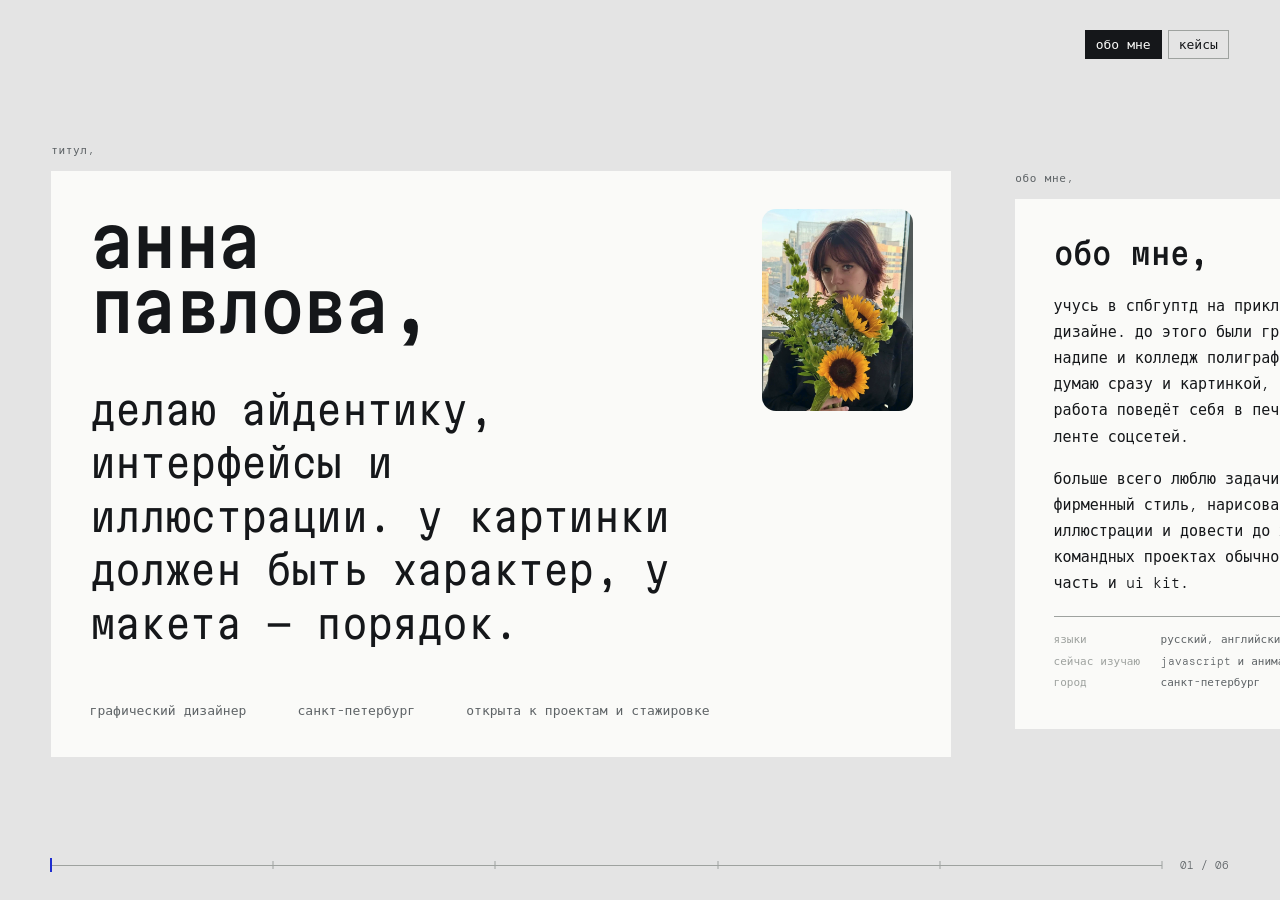
<file: index.html>
<!DOCTYPE html>
<html lang="ru">
<head>
<meta charset="utf-8">
<meta name="viewport" content="width=device-width, initial-scale=1">
<title>анна павлова — графический дизайнер</title>
<meta name="description" content="портфолио анны павловой: кто я, что умею и где училась">
<link rel="preconnect" href="https://fonts.googleapis.com">
<link rel="preconnect" href="https://fonts.gstatic.com" crossorigin>
<link href="https://fonts.googleapis.com/css2?family=DM+Mono:wght@300;400;500&family=Martian+Mono:wdth,wght@75..112.5,300..700&display=swap" rel="stylesheet">
<link rel="stylesheet" href="styles.css">
<script src="script.js" defer></script>
</head>
<body>

<a class="skip" href="#contact">к контактам</a>

<div class="mark" id="mark" aria-hidden="true">анна павлова,</div>

<nav class="pages" aria-label="страницы сайта">
  <a class="chip" href="index.html" aria-current="page">обо мне</a>
  <a class="chip" href="works.html">кейсы</a>
</nav>

<main class="stage" id="stage" tabindex="0" aria-label="обо мне: на широком экране листается по горизонтали">
<div class="track" id="track">

  <section class="panel intro" data-tag="титул">
    <div class="tag">титул,</div>
    <div class="board">
      <span class="hnd tl"></span><span class="hnd tr"></span><span class="hnd bl"></span><span class="hnd br"></span>
      <img class="portrait" src="images/anna.webp" width="561" height="749" alt="анна павлова с букетом подсолнухов">
      <h1 class="name">анна<br>павлова,</h1>
      <p class="claim">делаю айдентику, интерфейсы и иллюстрации. у картинки должен быть характер, у макета — порядок.</p>
      <div class="facts">
        <span>графический дизайнер</span>
        <span>санкт-петербург</span>
        <span>открыта к проектам и стажировке</span>
      </div>
    </div>
  </section>

  <section class="panel essay" id="about" data-tag="обо мне">
    <div class="tag">обо мне,</div>
    <div class="board">
      <span class="hnd tl"></span><span class="hnd tr"></span><span class="hnd bl"></span><span class="hnd br"></span>
      <h2 class="head">обо мне,</h2>
      <p>учусь в спбгуптд на прикладной информатике в дизайне. до этого были графический дизайн в надипе и колледж полиграфии в алматы, поэтому думаю сразу и картинкой, и макетом: как работа поведёт себя в печати, на экране и в ленте соцсетей.</p>
      <p>больше всего люблю задачи на стыке: собрать фирменный стиль, нарисовать к нему иллюстрации и довести до живого интерфейса. в командных проектах обычно беру визуальную часть и ui kit.</p>
      <dl class="meta">
        <dt>языки</dt><dd>русский, английский b2</dd>
        <dt>сейчас изучаю</dt><dd>javascript и анимацию интерфейсов</dd>
        <dt>город</dt><dd>санкт-петербург</dd>
      </dl>
    </div>
  </section>

  <section class="panel essay skills-panel" id="skills" data-tag="навыки">
    <div class="tag">навыки,</div>
    <div class="board">
      <span class="hnd tl"></span><span class="hnd tr"></span><span class="hnd bl"></span><span class="hnd br"></span>
      <h2 class="head">навыки,</h2>
      <div class="groups">
        <div>
          <h3 class="label">делаю</h3>
          <ul class="chips">
            <li>иллюстрации</li><li>открытки</li><li>логотипы</li><li>листовки</li><li>баннеры</li>
            <li>плакаты</li><li>вёрстка</li><li>визитки</li><li>посты</li>
          </ul>
        </div>
        <div>
          <h3 class="label">умею</h3>
          <ul class="chips">
            <li>графическая иллюстрация</li><li>дизайн-исследование</li><li>подготовка макетов</li>
            <li>прототипирование</li><li>анимация</li><li>html и css</li>
          </ul>
        </div>
        <div>
          <h3 class="label">программы</h3>
          <ul class="chips">
            <li>figma</li><li>photoshop</li><li>illustrator</li><li>after effects</li><li>krita</li><li>davinci resolve</li>
          </ul>
        </div>
        <div>
          <h3 class="label">в работе</h3>
          <ul class="chips">
            <li>слышу правки</li><li>держу сроки</li><li>замечаю мелочи</li><li>быстро осваиваю новое</li>
          </ul>
        </div>
      </div>
    </div>
  </section>

  <section class="panel essay" id="education" data-tag="образование">
    <div class="tag">образование,</div>
    <div class="board">
      <span class="hnd tl"></span><span class="hnd tr"></span><span class="hnd bl"></span><span class="hnd br"></span>
      <h2 class="head">образование,</h2>
      <ol class="entries">
        <li>
          <span class="when">2023 — 2027</span>
          <div><p class="what">спбгуптд</p><p class="desc">прикладная информатика в дизайне, учусь сейчас</p></div>
        </li>
        <li>
          <span class="when">2019 — 2023</span>
          <div><p class="what">алматинский колледж полиграфии</p><p class="desc">специалист издательского дела</p></div>
        </li>
        <li>
          <span class="when">2016 — 2019</span>
          <div><p class="what">надип</p><p class="desc">графический дизайн</p></div>
        </li>
      </ol>
    </div>
  </section>

  <section class="panel essay" id="next" data-tag="кейсы">
    <div class="tag">кейсы,</div>
    <div class="board">
      <span class="hnd tl"></span><span class="hnd tr"></span><span class="hnd bl"></span><span class="hnd br"></span>
      <h2 class="head">кейсы,</h2>
      <p>пять работ: приложение, сайты, фирменные стили и оформление соцсетей. каждую можно открыть в figma или на behance.</p>
      <div class="peek" aria-hidden="true">
        <img src="images/covers/otkrytkovo.webp" width="840" height="630" alt="" loading="lazy" decoding="async">
        <img src="images/covers/la-atmosphere.webp" width="1200" height="900" alt="" loading="lazy" decoding="async">
        <img src="images/covers/kastry.webp" width="900" height="675" alt="" loading="lazy" decoding="async">
      </div>
      <div class="acts"><a class="btn" href="works.html">смотреть кейсы <span aria-hidden="true">→</span></a></div>
    </div>
  </section>

  <section class="panel essay" id="contact" data-tag="контакты">
    <div class="tag">контакты,</div>
    <div class="board">
      <span class="hnd tl"></span><span class="hnd tr"></span><span class="hnd bl"></span><span class="hnd br"></span>
      <h2 class="head">напишите,</h2>
      <ul class="rows">
        <li>
          <a href="mailto:pavlanna04@mail.ru">pavlanna04@mail.ru</a>
          <span class="aside"><button class="btn btn-quiet btn-s" type="button" data-copy="pavlanna04@mail.ru" aria-live="polite">копировать</button>почта</span>
        </li>
        <li>
          <a href="https://t.me/alisstai">@alisstai</a>
          <span class="aside">телеграм</span>
        </li>
      </ul>
      <p class="sign">беру иллюстрации, айдентику и оформление соцсетей. быстрее всего отвечаю в телеграме.</p>
    </div>
  </section>

</div>
</main>

<nav class="scrub" aria-label="положение на странице">
  <div class="rail" id="rail"><div class="fill" id="fill"></div></div>
  <div class="count" id="count">01 / 06</div>
</nav>

</body>
</html>
</file>
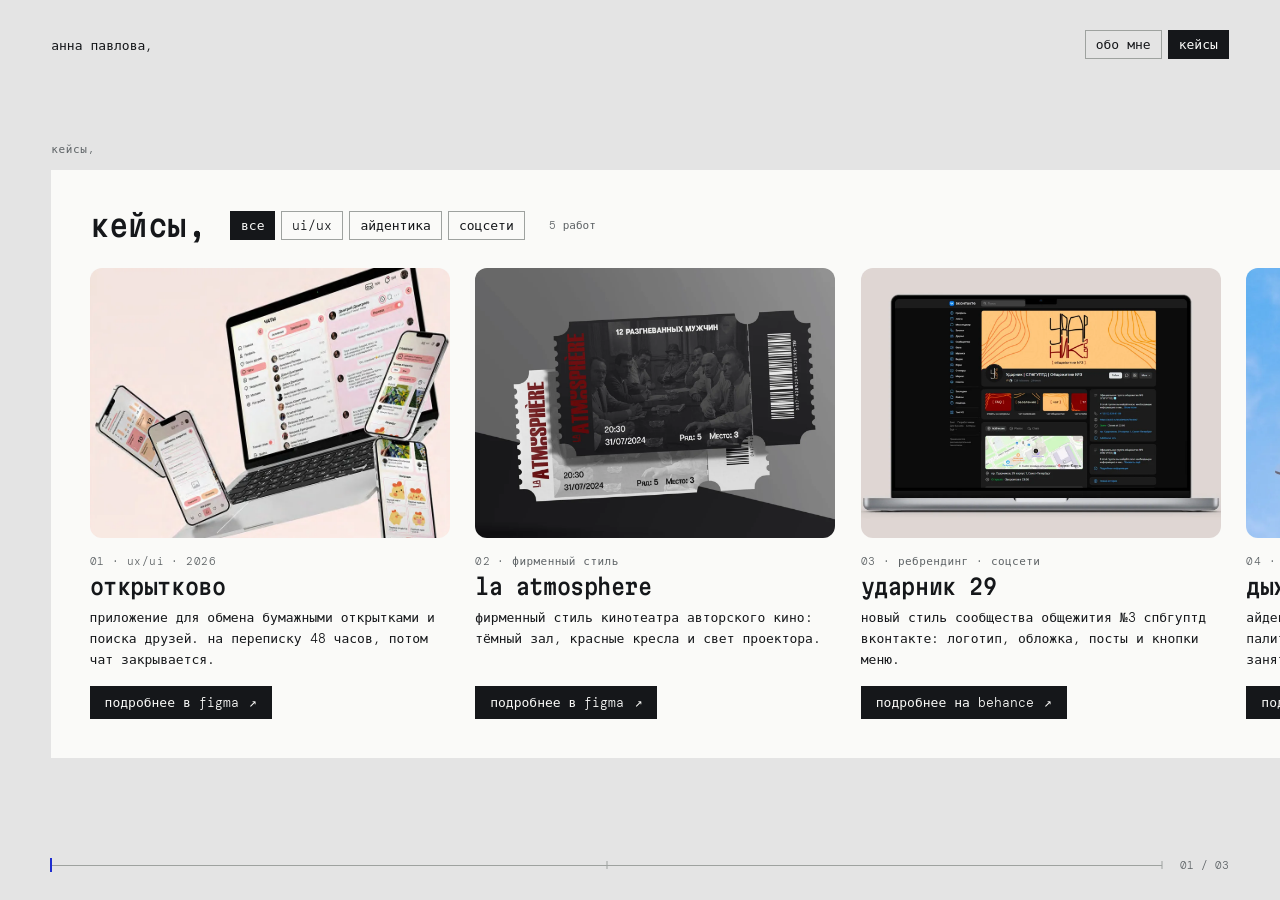
<file: works.html>
<!DOCTYPE html>
<html lang="ru">
<head>
<meta charset="utf-8">
<meta name="viewport" content="width=device-width, initial-scale=1">
<title>кейсы — анна павлова</title>
<meta name="description" content="кейсы анны павловой: айдентика, интерфейсы и оформление соцсетей">
<link rel="preconnect" href="https://fonts.googleapis.com">
<link rel="preconnect" href="https://fonts.gstatic.com" crossorigin>
<link href="https://fonts.googleapis.com/css2?family=DM+Mono:wght@300;400;500&family=Martian+Mono:wdth,wght@75..112.5,300..700&display=swap" rel="stylesheet">
<link rel="stylesheet" href="styles.css">
<script src="script.js" defer></script>
</head>
<body>

<a class="skip" href="#contact">к контактам</a>

<!-- на этой странице титула нет, поэтому метка видна сразу -->
<div class="mark on" id="mark" data-always aria-hidden="true">анна павлова,</div>

<nav class="pages" aria-label="страницы сайта">
  <a class="chip" href="index.html">обо мне</a>
  <a class="chip" href="works.html" aria-current="page">кейсы</a>
</nav>

<main class="stage" id="stage" tabindex="0" aria-label="кейсы: на широком экране листается по горизонтали">
<div class="track" id="track">

  <section class="panel works" id="works" data-tag="кейсы">
    <div class="tag">кейсы,</div>
    <div class="board">
      <span class="hnd tl"></span><span class="hnd tr"></span><span class="hnd bl"></span><span class="hnd br"></span>
      <div class="works-head">
        <h1 class="head">кейсы,</h1>
        <div class="filters" role="group" aria-label="показать кейсы по направлению">
          <button class="chip" type="button" data-filter="all" aria-pressed="true">все</button>
          <button class="chip" type="button" data-filter="uiux" aria-pressed="false">ui/ux</button>
          <button class="chip" type="button" data-filter="identity" aria-pressed="false">айдентика</button>
          <button class="chip" type="button" data-filter="social" aria-pressed="false">соцсети</button>
        </div>
        <p class="works-count" id="works-count" aria-live="polite">5 работ</p>
      </div>

      <div class="cards">
        <article class="card" id="otkrytkovo" data-cat="uiux">
          <img class="cover" src="images/covers/otkrytkovo.webp" width="840" height="630" alt="открытково: приложение на ноутбуке и телефонах" decoding="async">
          <p class="kind">01 · ux/ui · 2026</p>
          <h2 class="card-title">открытково</h2>
          <p class="note">приложение для обмена бумажными открытками и поиска друзей. на переписку 48 часов, потом чат закрывается.</p>
          <div class="acts"><a class="btn" href="https://www.figma.com/design/pzdrc9UH5FsaHDVhEQ2NNl/%D0%9E%D1%82%D0%BA%D1%80%D1%8B%D1%82%D0%BA%D0%BE%D0%B2%D0%BE_%D0%98%D0%B3%D0%BD%D0%B0%D1%82%D0%B5%D0%BD%D0%BA%D0%BE--%D0%9F%D0%B0%D0%B2%D0%BB%D0%BE%D0%B2%D0%B0?node-id=0-1&amp;t=KJCcyf1i98yTG69O-1" target="_blank" rel="noopener noreferrer">подробнее в figma <span aria-hidden="true">↗</span></a></div>
        </article>

        <article class="card" id="la-atmosphere" data-cat="identity">
          <img class="cover" src="images/covers/la-atmosphere.webp" width="1200" height="900" alt="la atmosphere: билеты в кино в фирменном стиле" decoding="async">
          <p class="kind">02 · фирменный стиль</p>
          <h2 class="card-title">la atmosphere</h2>
          <p class="note">фирменный стиль кинотеатра авторского кино: тёмный зал, красные кресла и свет проектора.</p>
          <div class="acts"><a class="btn" href="https://www.figma.com/design/BSZJqnVqL7Ms2it0Dg3AVC/la-atmosphere?node-id=0-1&amp;t=HkSPrHNhAdaHbZ2k-1" target="_blank" rel="noopener noreferrer">подробнее в figma <span aria-hidden="true">↗</span></a></div>
        </article>

        <article class="card" id="udarnik-29" data-cat="identity social">
          <img class="cover" src="images/covers/udarnik-29.webp" width="1200" height="900" alt="ударник 29: страница сообщества вконтакте на ноутбуке" loading="lazy" decoding="async">
          <p class="kind">03 · ребрендинг · соцсети</p>
          <h2 class="card-title">ударник 29</h2>
          <p class="note">новый стиль сообщества общежития №3 спбгуптд вконтакте: логотип, обложка, посты и кнопки меню.</p>
          <div class="acts"><a class="btn" href="https://www.behance.net/gallery/236987873/firmennyj-stil-dlja-soc-setej-obschezhitija" target="_blank" rel="noopener noreferrer">подробнее на behance <span aria-hidden="true">↗</span></a></div>
        </article>

        <article class="card" id="dyhanie" data-cat="identity uiux">
          <img class="cover" src="images/covers/dyhanie.webp" width="1200" height="900" alt="дыхание: сайт студии йоги на ноутбуке" loading="lazy" decoding="async">
          <p class="kind">04 · айдентика и сайт</p>
          <h2 class="card-title">дыхание</h2>
          <p class="note">айдентика и сайт студии йоги: пастельная палитра вместо бежевой, логотип и запись на занятия.</p>
          <div class="acts"><a class="btn" href="https://www.figma.com/design/JaX2nKYswh8ixTqs1PLlcs/%D0%A1%D1%82%D1%83%D0%B4%D0%B8%D1%8F-%D0%B9%D0%BE%D0%B3%D0%B8?node-id=0-1&amp;t=x1JdXpMnyChdAQh8-1" target="_blank" rel="noopener noreferrer">подробнее в figma <span aria-hidden="true">↗</span></a></div>
        </article>

        <article class="card" id="kastry" data-cat="uiux">
          <img class="cover" src="images/covers/kastry.webp" width="900" height="675" alt="кастры: надпись из спутниковых снимков и даты фестиваля, 10–13 июля 2026" loading="lazy" decoding="async">
          <p class="kind">05 · сайт фестиваля</p>
          <h2 class="card-title">кастры</h2>
          <p class="note">сайт фестиваля 10–13 июля 2026. буквы собраны из спутниковых снимков земли, вокруг — линии рельефа и навигационные метки.</p>
          <div class="acts"><a class="btn" href="https://www.figma.com/design/CEgVweHTQKCayCAb4XbdCX/%D0%9A%D0%B0%D1%81%D1%82%D1%80%D1%8B?node-id=0-1&amp;t=Wj1rHmyLoEE2YAqq-1" target="_blank" rel="noopener noreferrer">подробнее в figma <span aria-hidden="true">↗</span></a></div>
        </article>
      </div>
    </div>
  </section>

  <section class="panel essay" id="contact" data-tag="контакты">
    <div class="tag">контакты,</div>
    <div class="board">
      <span class="hnd tl"></span><span class="hnd tr"></span><span class="hnd bl"></span><span class="hnd br"></span>
      <h2 class="head">напишите,</h2>
      <ul class="rows">
        <li>
          <a href="mailto:pavlanna04@mail.ru">pavlanna04@mail.ru</a>
          <span class="aside"><button class="btn btn-quiet btn-s" type="button" data-copy="pavlanna04@mail.ru" aria-live="polite">копировать</button>почта</span>
        </li>
        <li>
          <a href="https://t.me/alisstai">@alisstai</a>
          <span class="aside">телеграм</span>
        </li>
      </ul>
      <p class="sign">беру иллюстрации, айдентику и оформление соцсетей. быстрее всего отвечаю в телеграме.</p>
    </div>
  </section>

  <footer class="panel essay foot" id="footer" data-tag="подвал">
    <div class="tag">подвал,</div>
    <div class="board">
      <span class="hnd tl"></span><span class="hnd tr"></span><span class="hnd bl"></span><span class="hnd br"></span>
      <h2 class="head">о сайте,</h2>
      <dl class="meta colophon">
        <dt>нейросеть</dt>
        <dd>claude opus 5.5 (anthropic) в claude code — нарезка картинок из pdf, вёрстка кейсов, поиск ошибки с прокруткой колесом, перевод вёрстки на mobile first, деление сайта на две страницы. подробности — в <a href="README.md">readme.md</a></dd>
        <dt>время выполнения</dt>
        <dd>около 3 часов, 30 сентября — 6 октября 2026</dd>
        <dt>javascript</dt>
        <dd>
          <ul class="js-list">
            <li>горизонтальная лента: колесо мыши, перетаскивание, стрелки на клавиатуре</li>
            <li>шкала прогресса с засечками и счётчиком листов</li>
            <li>фильтр кейсов по направлениям</li>
            <li>копирование почты в буфер обмена</li>
            <li>смена раскладки под экран через matchMedia</li>
          </ul>
        </dd>
        <dt>вёрстка</dt>
        <dd>две страницы — «обо мне» и «кейсы». mobile first: на телефоне колонка, на планшете две колонки карточек, с 960px в ландшафте — горизонтальная лента</dd>
      </dl>
      <p class="sign">© 2026, анна павлова · шрифты martian mono и dm mono</p>
    </div>
  </footer>

</div>
</main>

<nav class="scrub" aria-label="положение на странице">
  <div class="rail" id="rail"><div class="fill" id="fill"></div></div>
  <div class="count" id="count">01 / 03</div>
</nav>

</body>
</html>
</file>
<file: styles.css>
/* =========================================================
   общие стили для index.html («обо мне») и works.html («кейсы»).
   mobile first: базовые стили — телефон, вертикальная колонка.
   600px+      — планшет: шире поля, сетки в две колонки.
   960px+ и ландшафт — горизонтальная лента листов, как холст в figma.
   ========================================================= */

:root{
  --canvas:#E4E4E4;
  --board:#FAFAF8;
  --ink:#15171A;
  --muted:#5E6366;
  --hair:#9EA29F;
  --pick:#1F2ED0;

  --display:"Martian Mono", ui-monospace, "SF Mono", Menlo, Consolas, monospace;
  --mono:"DM Mono", ui-monospace, "SF Mono", Menlo, Consolas, monospace;

  --t-xs:11px;
  --t-s:13px;
  --t-m:15px;
  --t-l:clamp(24px,3.4vw,40px);
  --t-xl:clamp(34px,5.4vw,78px);

  --gutter:16px;                 /* поле страницы */
  --pad:22px;                    /* поле внутри листа */
  --gap:clamp(28px,5vw,88px);    /* между листами в ленте */
  --edge:clamp(20px,4vw,64px);   /* край ленты */
}

*{box-sizing:border-box;margin:0;padding:0}

html{background:var(--canvas);-webkit-text-size-adjust:100%}

body{
  font-family:var(--mono);
  font-size:var(--t-m);
  font-weight:300;
  color:var(--ink);
  background:var(--canvas);
  -webkit-font-smoothing:antialiased;
}

::selection{background:var(--pick);color:var(--board)}

a{color:var(--ink);text-decoration:none;border-bottom:1px solid var(--hair)}
a:hover{color:var(--pick);border-bottom-color:var(--pick)}
a:focus-visible{outline:2px solid var(--pick);outline-offset:3px;border-bottom-color:transparent}

.skip{position:absolute;left:-9999px}
.skip:focus{left:var(--gutter);top:var(--gutter);z-index:9;background:var(--board);padding:8px 12px}

/* ---------- лента: на телефоне обычная колонка ---------- */

.stage:focus{outline:none}

.track{
  display:flex;
  flex-direction:column;
  gap:32px;
  padding:28px var(--gutter) 92px;   /* снизу место под шкалу */
}

.panel{
  display:flex;
  flex-direction:column;
  gap:10px;
  scroll-margin-top:16px;
}

/* подпись артборда */
.tag{
  font-size:var(--t-xs);
  letter-spacing:.06em;
  color:var(--muted);
  transition:color .18s ease;
}

/* белый лист */
.board{
  position:relative;
  background:var(--board);
  padding:var(--pad);
  outline:1px solid transparent;
  outline-offset:0;
  transition:outline-color .18s ease;
}

/* маркеры выделения, как у фрейма в figma */
.hnd{
  position:absolute;
  width:7px;height:7px;
  background:var(--board);
  border:1px solid var(--pick);
  opacity:0;
  transition:opacity .18s ease;
  pointer-events:none;
}
.hnd.tl{top:-4px;left:-4px}
.hnd.tr{top:-4px;right:-4px}
.hnd.bl{bottom:-4px;left:-4px}
.hnd.br{bottom:-4px;right:-4px}

.panel:focus-within .board{outline-color:var(--pick)}
.panel:focus-within .hnd{opacity:1}
.panel:focus-within .tag{color:var(--pick)}
@media (hover:hover){
  .panel:hover .board{outline-color:var(--pick)}
  .panel:hover .hnd{opacity:1}
  .panel:hover .tag{color:var(--pick)}
}

/* ---------- общая типографика листов ---------- */

.head{
  font-family:var(--display);
  font-variation-settings:"wdth" 87.5;
  font-size:clamp(20px,2.4vw,30px);
  font-weight:500;
  line-height:1.12;
  letter-spacing:-.02em;
  margin-bottom:22px;
}

/* только абзацы самого листа: подписи в списках и .sign живут по своим правилам */
.essay .board > p:not(.sign){
  font-size:var(--t-m);
  line-height:1.74;
  margin-bottom:16px;
}

/* пары «подпись — значение»: в кейсах, «обо мне» и подвале */
.meta{
  margin-top:20px;
  padding-top:14px;
  border-top:1px solid var(--hair);
  display:grid;
  grid-template-columns:auto 1fr;
  gap:5px clamp(14px,1.6vw,26px);
  font-size:var(--t-xs);
  line-height:1.5;
  color:var(--muted);
}
.meta dt{color:var(--hair)}
.meta dd{color:var(--muted)}

.sign{
  margin-top:28px;
  font-size:var(--t-xs);
  color:var(--muted);
  line-height:1.8;
}

/* кнопки */
.btn{
  display:inline-flex;
  align-items:center;
  gap:10px;
  padding:9px 14px;
  font:inherit;
  font-size:var(--t-s);
  line-height:1;
  color:var(--board);
  background:var(--ink);
  border:1px solid var(--ink);
  cursor:pointer;
  transition:background-color .18s ease,border-color .18s ease,color .18s ease;
}
.btn-quiet{
  color:var(--ink);
  background:transparent;
  border-color:var(--hair);
}
.btn:hover{color:var(--board);background:var(--pick);border-color:var(--pick)}
.btn:focus-visible{outline:2px solid var(--pick);outline-offset:3px;border-color:var(--pick)}
.btn-s{padding:6px 10px;font-size:var(--t-xs)}

/* ---------- титул ---------- */

.name{
  font-family:var(--display);
  font-variation-settings:"wdth" 87.5;
  font-size:var(--t-xl);
  font-weight:500;
  line-height:.94;
  letter-spacing:-.035em;
}

/* на телефоне подзаголовок идёт во всю ширину, поэтому фото только рядом с именем */
.portrait{
  position:absolute;
  top:var(--pad);
  right:var(--pad);
  height:calc(2 * .94 * var(--t-xl) + 16px);
  width:auto;
  aspect-ratio:561/749;
  object-fit:cover;
  border-radius:6px;
  display:block;
  pointer-events:none;
  user-select:none;
  -webkit-user-drag:none;
}

.claim{
  font-family:var(--display);
  font-variation-settings:"wdth" 87.5;
  font-size:var(--t-l);
  font-weight:300;
  line-height:1.34;
  letter-spacing:-.02em;
  margin-top:clamp(26px,3.4vw,54px);
}

.facts{
  margin-top:clamp(30px,4vw,60px);
  display:flex;
  flex-wrap:wrap;
  gap:8px clamp(28px,4vw,64px);
  font-size:var(--t-s);
  color:var(--muted);
}

/* ---------- кейсы: вертикальные карточки ---------- */

.works-head{
  display:flex;
  flex-direction:column;
  gap:14px;
  margin-bottom:26px;
}
.works-head .head{margin-bottom:0}

.filters{
  display:flex;
  flex-wrap:wrap;
  gap:6px;
}

.works-count{
  font-size:var(--t-xs);
  color:var(--muted);
  font-variant-numeric:tabular-nums;
}

/* на телефоне — одна колонка карточек */
.cards{
  display:grid;
  gap:36px;
}

.card{
  display:flex;
  flex-direction:column;
  min-width:0;
}
.card[hidden]{display:none}

/* обложки всех кейсов в одной пропорции 4:3 — карточки выходят одинаковыми */
.cover{
  display:block;
  width:100%;
  height:auto;
  aspect-ratio:4/3;
  object-fit:cover;
  border-radius:12px;
  background:var(--canvas);
  transition:transform .25s ease;
  user-select:none;
  -webkit-user-drag:none;
}
@media (hover:hover){
  .card:hover .cover{transform:translateY(-4px)}
  .card:hover .card-title{color:var(--pick)}
}

.kind{
  margin-top:16px;
  font-size:var(--t-xs);
  letter-spacing:.04em;
  color:var(--muted);
}

.card-title{
  font-family:var(--display);
  font-variation-settings:"wdth" 87.5;
  font-size:clamp(18px,1.7vw,22px);
  font-weight:500;
  line-height:1.15;
  letter-spacing:-.02em;
  margin-top:6px;
  transition:color .18s ease;
}

.note{
  font-size:var(--t-s);
  line-height:1.62;
  margin-top:8px;
}

/* кнопка прижата к низу карточки — в ряду они стоят на одной линии */
.acts{
  margin-top:auto;
  padding-top:16px;
  display:flex;
  flex-wrap:wrap;
  gap:8px;
}

/* ---------- образование ---------- */

.entries{list-style:none}
.entries li{
  display:grid;
  gap:4px;
  padding:14px 0;
  border-top:1px solid var(--hair);
}
.entries li:last-child{border-bottom:1px solid var(--hair)}
.when{
  font-size:var(--t-xs);
  color:var(--muted);
  font-variant-numeric:tabular-nums;
}
.what{
  font-size:var(--t-m);
  font-weight:400;
}
.desc{
  font-size:var(--t-s);
  line-height:1.6;
  color:var(--muted);
}

/* ---------- навыки ---------- */

.groups{display:grid;gap:22px}
.label{
  font-size:var(--t-xs);
  font-weight:400;
  letter-spacing:.06em;
  color:var(--muted);
  margin-bottom:10px;
}
.chips{
  list-style:none;
  display:flex;
  flex-wrap:wrap;
  gap:6px;
}
/* плашки навыков и кнопки фильтра — один и тот же элемент системы */
.chips li,
.chip{
  font-family:inherit;
  font-weight:300;
  font-size:var(--t-s);
  line-height:1;
  padding:7px 10px;
  color:var(--ink);
  background:none;
  border:1px solid var(--hair);
}
.chip{
  cursor:pointer;
  transition:background-color .18s ease,border-color .18s ease,color .18s ease;
}
.chip:hover{color:var(--pick);border-color:var(--pick)}
.chip[aria-pressed="true"]{color:var(--board);background:var(--ink);border-color:var(--ink)}
.chip[aria-pressed="true"]:hover{background:var(--pick);border-color:var(--pick)}
.chip:focus-visible{outline:2px solid var(--pick);outline-offset:3px}

/* ---------- контакты ---------- */

.rows{list-style:none;margin-top:8px}
.rows li{
  padding:13px 0;
  border-bottom:1px solid var(--hair);
  display:flex;
  flex-wrap:wrap;
  justify-content:space-between;
  gap:8px 24px;
  align-items:center;
  font-size:var(--t-s);
}
.rows .aside{
  display:flex;
  align-items:center;
  gap:12px;
  color:var(--muted);
  font-size:var(--t-xs);
}

/* ---------- подвал ---------- */

.colophon{font-size:var(--t-s);line-height:1.6;grid-template-columns:1fr;gap:4px}
.colophon dt{font-size:var(--t-xs);margin-top:10px}
.colophon dt:first-child{margin-top:0}
.colophon dd{color:var(--ink)}
.js-list{list-style:none}
.js-list li{padding-left:1.4em;text-indent:-1.4em}
.js-list li::before{content:"— ";color:var(--hair)}

/* ---------- анонс кейсов на первой странице ---------- */

.peek{
  display:grid;
  grid-template-columns:repeat(3,1fr);
  gap:8px;
  margin-top:4px;
}
.peek img{
  display:block;
  width:100%;
  height:auto;
  aspect-ratio:4/3;
  object-fit:cover;
  border-radius:8px;
  background:var(--canvas);
  user-select:none;
  -webkit-user-drag:none;
}

/* ---------- переключатель страниц: на телефоне — над колонкой ---------- */

.pages{
  display:flex;
  gap:6px;
  padding:20px var(--gutter) 0;
}
.pages a[aria-current="page"]{color:var(--board);background:var(--ink);border-color:var(--ink)}
.pages a[aria-current="page"]:hover{background:var(--pick);border-color:var(--pick)}

/* ---------- фиксированная метка (только в ленте) ---------- */

.mark{
  display:none;
  position:fixed;
  top:var(--edge);
  left:var(--edge);
  z-index:5;
  font-size:var(--t-s);
  color:var(--ink);
  opacity:0;
  transform:translateY(-6px);
  transition:opacity .4s ease,transform .4s ease;
  pointer-events:none;
}
.mark.on{opacity:1;transform:none}

/* ---------- шкала: на телефоне — панель внизу экрана ---------- */

.scrub{
  position:fixed;
  left:0;
  right:0;
  bottom:0;
  z-index:5;
  display:flex;
  align-items:center;
  gap:14px;
  padding:10px var(--gutter) calc(10px + env(safe-area-inset-bottom));
  background:rgba(228,228,228,.94);
}

.rail{
  position:relative;
  flex:1;
  height:18px;
  display:flex;
  align-items:center;
}
.rail::before{
  content:"";
  position:absolute;
  left:0;right:0;
  height:1px;
  background:var(--hair);
}
.fill{
  position:absolute;
  left:0;
  height:1px;
  background:var(--ink);
  width:0;
}

.tick{
  position:absolute;
  width:16px;height:18px;
  padding:0;
  background:none;
  border:0;
  cursor:pointer;
  transform:translateX(-8px);
}
.tick::after{
  content:"";
  position:absolute;
  left:50%;top:5px;
  width:1px;height:8px;
  background:var(--hair);
  transform:translateX(-50%);
}
.tick[aria-current="true"]::after{background:var(--pick);height:14px;top:2px;width:2px}
.tick:hover::after{background:var(--ink)}
.tick:focus-visible{outline:2px solid var(--pick);outline-offset:2px}

.count{
  font-size:var(--t-xs);
  color:var(--muted);
  min-width:7ch;
  text-align:right;
  font-variant-numeric:tabular-nums;
}

/* =========================================================
   планшет
   ========================================================= */

@media (min-width:600px){
  :root{--gutter:32px;--pad:32px}

  .track{align-items:center;gap:44px}
  .panel{width:min(100%,760px)}
  .pages{width:min(100% - 2 * var(--gutter),760px);margin:0 auto;padding:28px 0 0}

  .entries li{grid-template-columns:8.5em 1fr;gap:20px;align-items:baseline}
  .groups{grid-template-columns:1fr 1fr;gap:26px 32px}
  .colophon{grid-template-columns:auto 1fr;gap:8px 24px}
  .colophon dt{margin-top:0}

  .cards{grid-template-columns:1fr 1fr;gap:44px 24px}
}

/* =========================================================
   широкий экран в ландшафте: горизонтальная лента
   ========================================================= */

@media (min-width:960px) and (orientation:landscape){
  :root{--pad:clamp(22px,3vw,46px)}

  html,body{height:100%;overflow:hidden}

  .stage{
    position:fixed;
    inset:0;
    overflow-x:auto;
    overflow-y:hidden;
    scrollbar-width:none;
    cursor:grab;
  }
  .stage::-webkit-scrollbar{display:none}
  .stage.is-dragging{cursor:grabbing}

  .track{
    flex-direction:row;
    align-items:center;
    height:100%;
    width:max-content;
    gap:var(--gap);
    padding:0 var(--edge);
  }

  .panel{
    flex:0 0 auto;
    width:auto;
    justify-content:center;
    gap:14px;
    max-height:calc(100vh - 140px);
    scroll-snap-align:center;
  }

  .intro .board{width:min(78vw,900px)}
  .essay .board{width:min(72vw,600px)}
  .skills-panel .board{width:min(84vw,860px)}
  .foot .board{width:min(76vw,680px)}

  .essay .board > p:not(.sign){max-width:46ch}

  /* фото — колонка справа от подзаголовка: шрифт тот же, что у .claim,
     поэтому 24ch здесь равны его max-width и фото его не задевает */
  .portrait{
    font-family:var(--display);
    font-variation-settings:"wdth" 87.5;
    font-size:var(--t-l);
    width:clamp(64px, calc(100% - 2 * var(--pad) - 24ch - 1.2em), 260px);
    height:auto;
    border-radius:clamp(8px,1.1vw,16px);
  }
  .claim{max-width:24ch}

  /* кейсы: карточки встают в один ряд, лист тянется вдоль ленты.
     ширина карточки зависит от высоты экрана — так лист всегда влезает по вертикали */
  .works .board{width:auto}
  .works-head{flex-direction:row;align-items:center;gap:24px}
  .cards{
    --cw:clamp(220px, calc((100vh - 560px) * 4 / 3), 360px);
    grid-auto-flow:column;
    grid-template-columns:none;
    grid-auto-columns:var(--cw);
    gap:clamp(20px,2vw,32px);
  }
  .card .note{
    display:-webkit-box;
    -webkit-box-orient:vertical;
    -webkit-line-clamp:3;
    overflow:hidden;
  }

  /* метка и переключатель подняты над краем ленты:
     на экранах высотой 720–768 высокий титул начинается в 70px от верха */
  .mark{display:block;top:max(14px,calc(var(--edge) - 14px))}

  /* в ленте переключатель висит справа вверху, напротив метки */
  .pages{
    position:fixed;
    top:max(8px,calc(var(--edge) - 21px));
    right:var(--edge);
    z-index:5;
    width:auto;
    margin:0;
    padding:0;
  }

  .scrub{
    left:var(--edge);
    right:var(--edge);
    bottom:26px;
    padding:0;
    gap:18px;
    background:none;
  }
}

/* невысокие экраны: описание в карточке — две строки, чтобы лист влез по высоте */
@media (min-width:960px) and (orientation:landscape) and (max-height:760px){
  .card .note{-webkit-line-clamp:2}
}

/* прилипание к листам — только для свайпа пальцем.
   с мышью оно возвращало ленту назад после каждого щелчка колеса */
@media (min-width:960px) and (orientation:landscape) and (pointer:coarse){
  .stage{scroll-snap-type:x proximity}
}

@media (prefers-reduced-motion:reduce){
  *{transition-duration:.01ms !important;animation-duration:.01ms !important}
}
</file>
